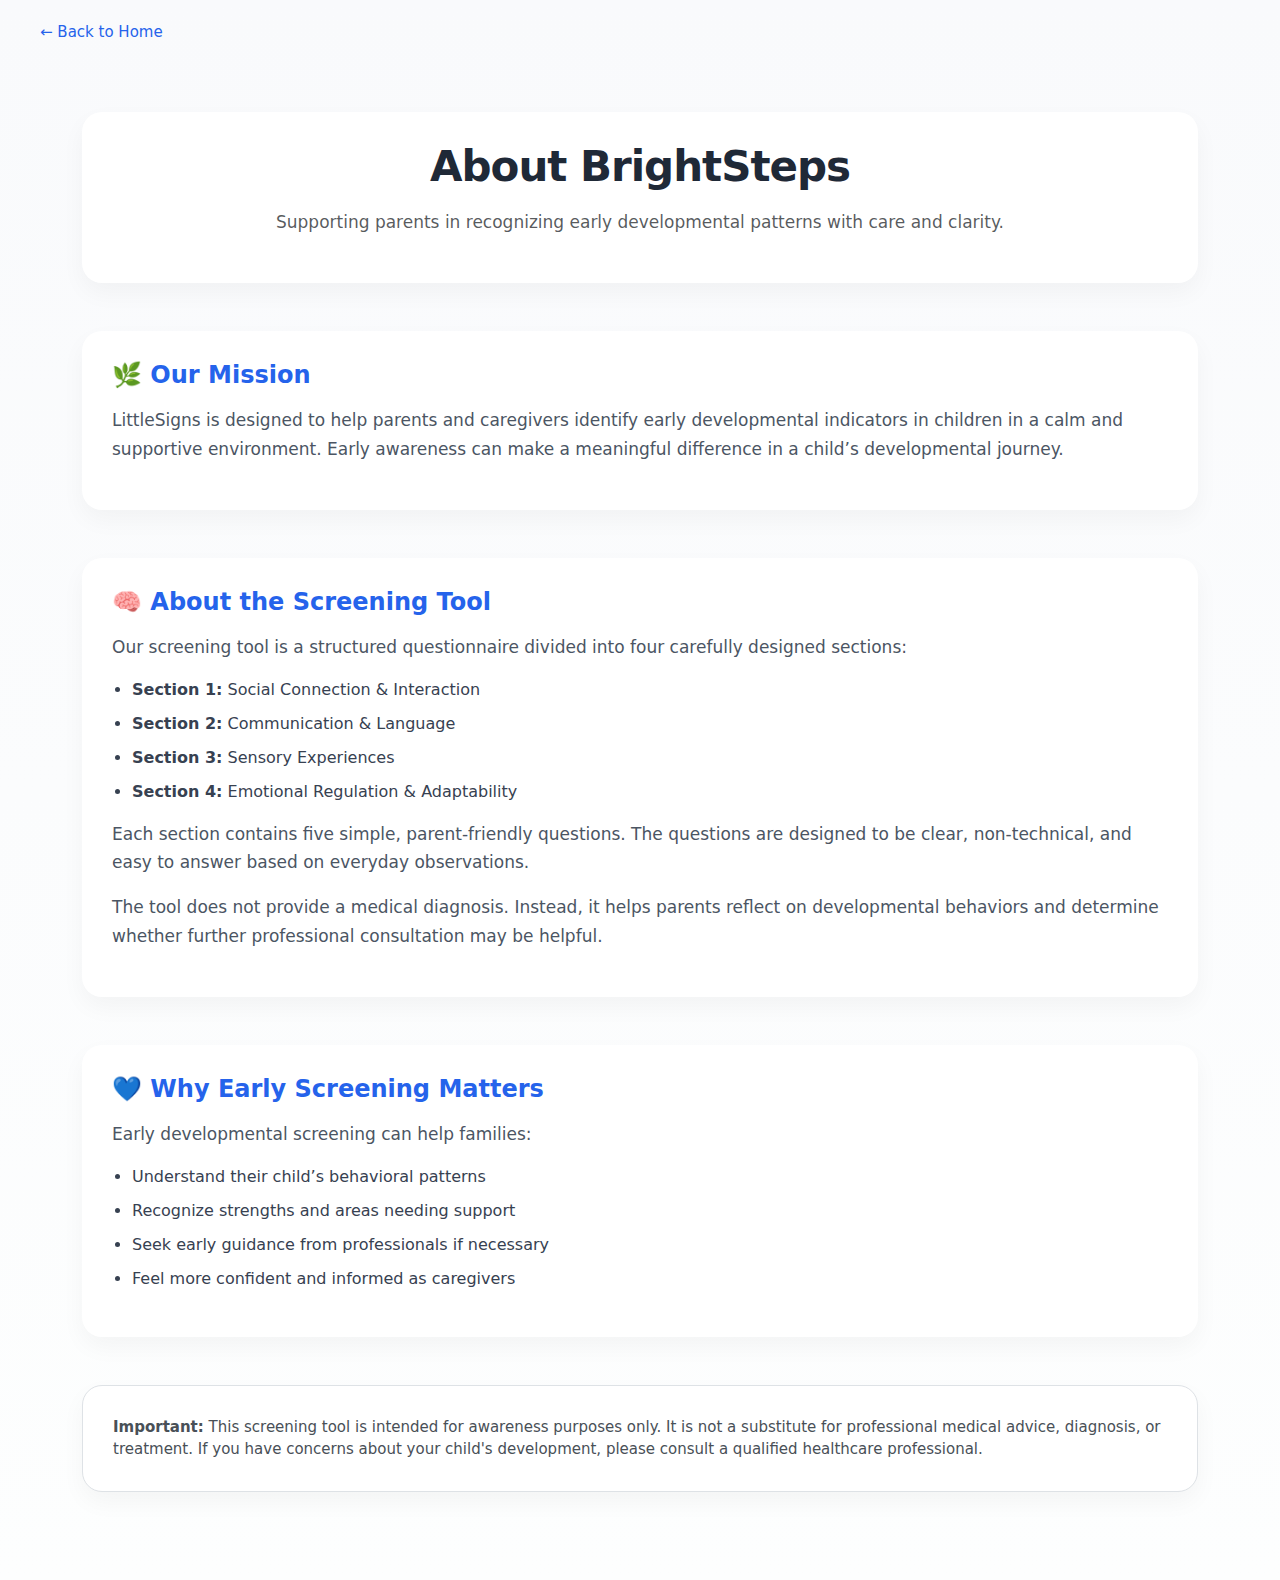
<file: Frontend/about.html>
<!DOCTYPE html>
<html lang="en">
<head>
    <meta charset="UTF-8">
    <title>About | LittleSigns</title>
    <meta name="viewport" content="width=device-width, initial-scale=1">

    <!-- Bootstrap -->
    <link href="https://cdn.jsdelivr.net/npm/bootstrap@5.3.2/dist/css/bootstrap.min.css" rel="stylesheet">
    <style>
        body {
    background: linear-gradient(to bottom, #f9fafc, #fdfefe);
}

.about-top-bar {
    padding: 20px 40px;
}

.back-home-btn {
    text-decoration: none;
    color: #2563eb;
    font-weight: 500;
    font-size: 15px;
    transition: 0.3s ease;
}

.back-home-btn:hover {
    color: #2563eb;
    text-decoration: underline;
}

.container h1 {
    font-size: 42px;
    color: #1f2937;
    letter-spacing: -1px;
}

.container h3 {
    font-size: 24px;
    color: #2563eb;
    margin-bottom: 15px;
}

.container p {
    color: #4b5563;
    font-size: 17px;
    line-height: 1.7;
}

.container ul {
    padding-left: 20px;
}

.container ul li {
    margin-bottom: 10px;
    color: #374151;
    font-size: 16px;
}

.container > div {
    background: #ffffff;
    padding: 30px;
    border-radius: 20px;
    box-shadow: 0 10px 25px rgba(0,0,0,0.04);
    margin-bottom: 40px;
    transition: 0.3s ease;
}

.container > div:hover {
    transform: translateY(-3px);
    box-shadow: 0 15px 35px rgba(0,0,0,0.06);
}

/* Disclaimer Box */
.alert {
    background: linear-gradient(135deg, #eef2ff, #fce7f3);
    border: none;
    border-radius: 15px;
    font-size: 15px;
}

/* Responsive Improvements */
@media (max-width: 768px) {
    .container h1 {
        font-size: 32px;
    }
}
    </style>
</head>

<body>

<div class="about-top-bar">
    <a href="index.html" class="back-home-btn">
        ← Back to Home
    </a>
</div>

<div class="container py-5">

    <div class="text-center mb-5">
        <h1 class="fw-bold">About BrightSteps</h1>
        <p class="text-muted mt-3">
            Supporting parents in recognizing early developmental patterns with care and clarity.
        </p>
    </div>

    <!-- Mission Section -->
    <div class="mb-5">
        <h3 class="fw-semibold">🌿 Our Mission</h3>
        <p class="mt-3">
            LittleSigns is designed to help parents and caregivers identify early developmental
            indicators in children in a calm and supportive environment. Early awareness can
            make a meaningful difference in a child’s developmental journey.
        </p>
    </div>

    <!-- About Screening Tool -->
    <div class="mb-5">
        <h3 class="fw-semibold">🧠 About the Screening Tool</h3>
        <p class="mt-3">
            Our screening tool is a structured questionnaire divided into four carefully designed sections:
        </p>

        <ul class="mt-3">
            <li><strong>Section 1:</strong> Social Connection & Interaction</li>
            <li><strong>Section 2:</strong> Communication & Language</li>
            <li><strong>Section 3:</strong> Sensory Experiences</li>
            <li><strong>Section 4:</strong> Emotional Regulation & Adaptability</li>
        </ul>

        <p class="mt-3">
            Each section contains five simple, parent-friendly questions. The questions are designed
            to be clear, non-technical, and easy to answer based on everyday observations.
        </p>

        <p>
            The tool does not provide a medical diagnosis. Instead, it helps parents reflect on
            developmental behaviors and determine whether further professional consultation
            may be helpful.
        </p>
    </div>

    <!-- Why It Matters -->
    <div class="mb-5">
        <h3 class="fw-semibold">💙 Why Early Screening Matters</h3>
        <p class="mt-3">
            Early developmental screening can help families:
        </p>

        <ul>
            <li>Understand their child’s behavioral patterns</li>
            <li>Recognize strengths and areas needing support</li>
            <li>Seek early guidance from professionals if necessary</li>
            <li>Feel more confident and informed as caregivers</li>
        </ul>
    </div>

    <!-- Disclaimer -->
    <div class="alert alert-light border">
        <strong>Important:</strong> This screening tool is intended for awareness purposes only.
        It is not a substitute for professional medical advice, diagnosis, or treatment.
        If you have concerns about your child's development, please consult a qualified healthcare professional.
    </div>

</div>

</body>
</html>
</file>
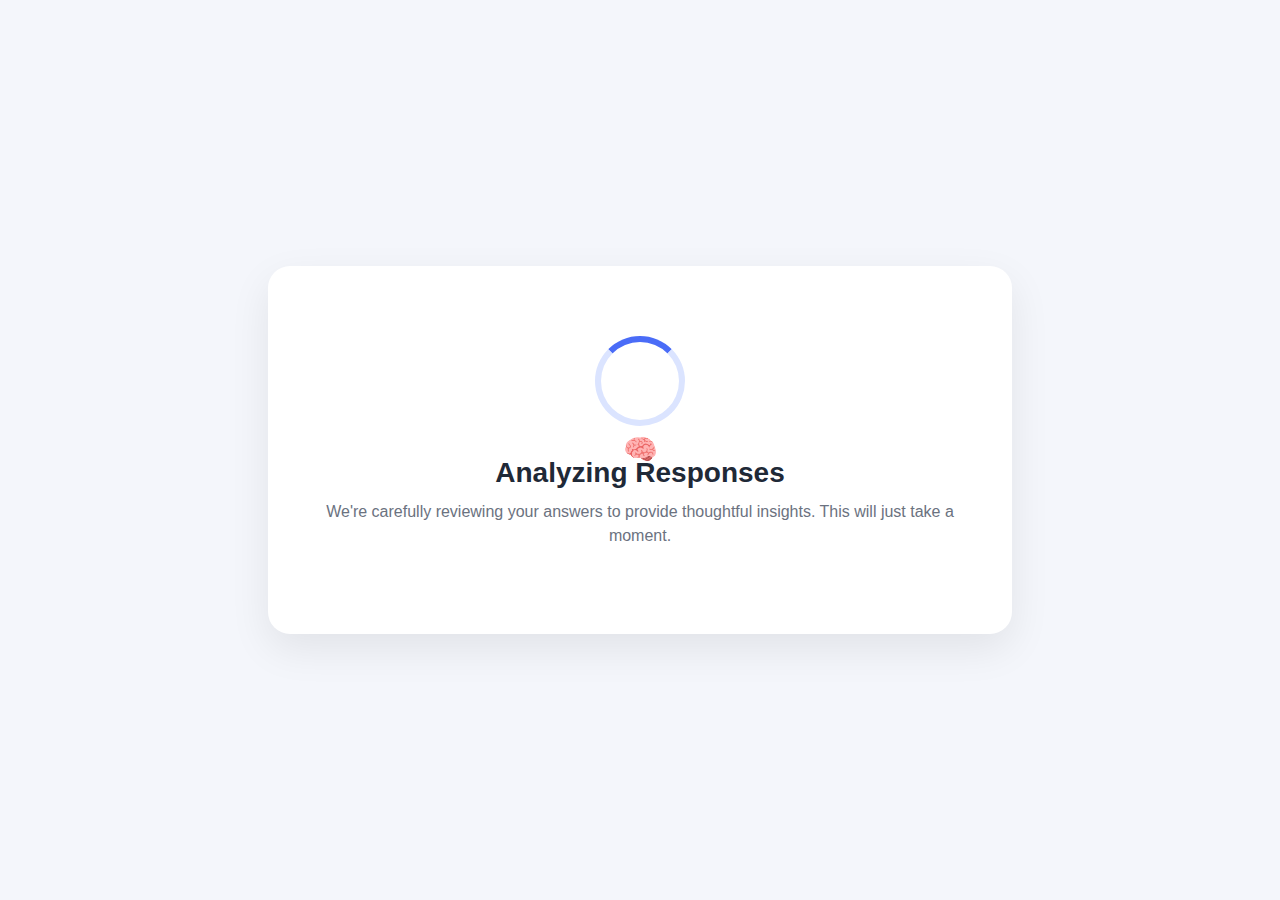
<file: Frontend/analyzer.html>
<!DOCTYPE html>
<html lang="en">
<head>
<meta charset="UTF-8">
<meta name="viewport" content="width=device-width, initial-scale=1.0">
<title>Neuraya - Analyzing Responses</title>

<link href="https://cdn.jsdelivr.net/npm/bootstrap@5.3.2/dist/css/bootstrap.min.css" rel="stylesheet">

<style>
body {
    background: #f4f6fb;
    font-family: 'Segoe UI', sans-serif;
}

/* Card */
.analysis-card {
    background: white;
    border-radius: 22px;
    padding: 70px 40px;
    box-shadow: 0 15px 40px rgba(0,0,0,0.08);
    text-align: center;
}

/* Loader circle */
.loader-circle {
    width: 90px;
    height: 90px;
    border-radius: 50%;
    border: 6px solid #dbe4ff;
    border-top: 6px solid #4a6cf7;
    margin: 0 auto 30px auto;
    animation: spin 1s linear infinite;
}

/* Optional brain icon inside */
.loader-circle::after {
    content: "🧠";
    font-size: 28px;
    position: absolute;
    transform: translate(-50%, -50%);
    top: 50%;
    left: 50%;
}

/* Spin animation */
@keyframes spin {
    0% { transform: rotate(0deg); }
    100% { transform: rotate(360deg); }
}

.analysis-title {
    font-size: 28px;
    font-weight: 700;
    color: #1f2937;
}

.analysis-text {
    font-size: 16px;
    color: #6b7280;
    margin-top: 10px;
}
</style>
</head>
<body>

<div class="container d-flex justify-content-center align-items-center vh-100">

    <div class="analysis-card col-md-8">

        <div class="loader-circle"></div>

        <h2 class="analysis-title">Analyzing Responses</h2>

        <p class="analysis-text">
            We're carefully reviewing your answers to provide thoughtful insights. This will just take a moment.
        </p>

    </div>

</div>

<script>
// Stay for 3 seconds then redirect
setTimeout(function() {
    window.location.href = "report.html";
}, 3000);
</script>

</body>
</html>
</file>
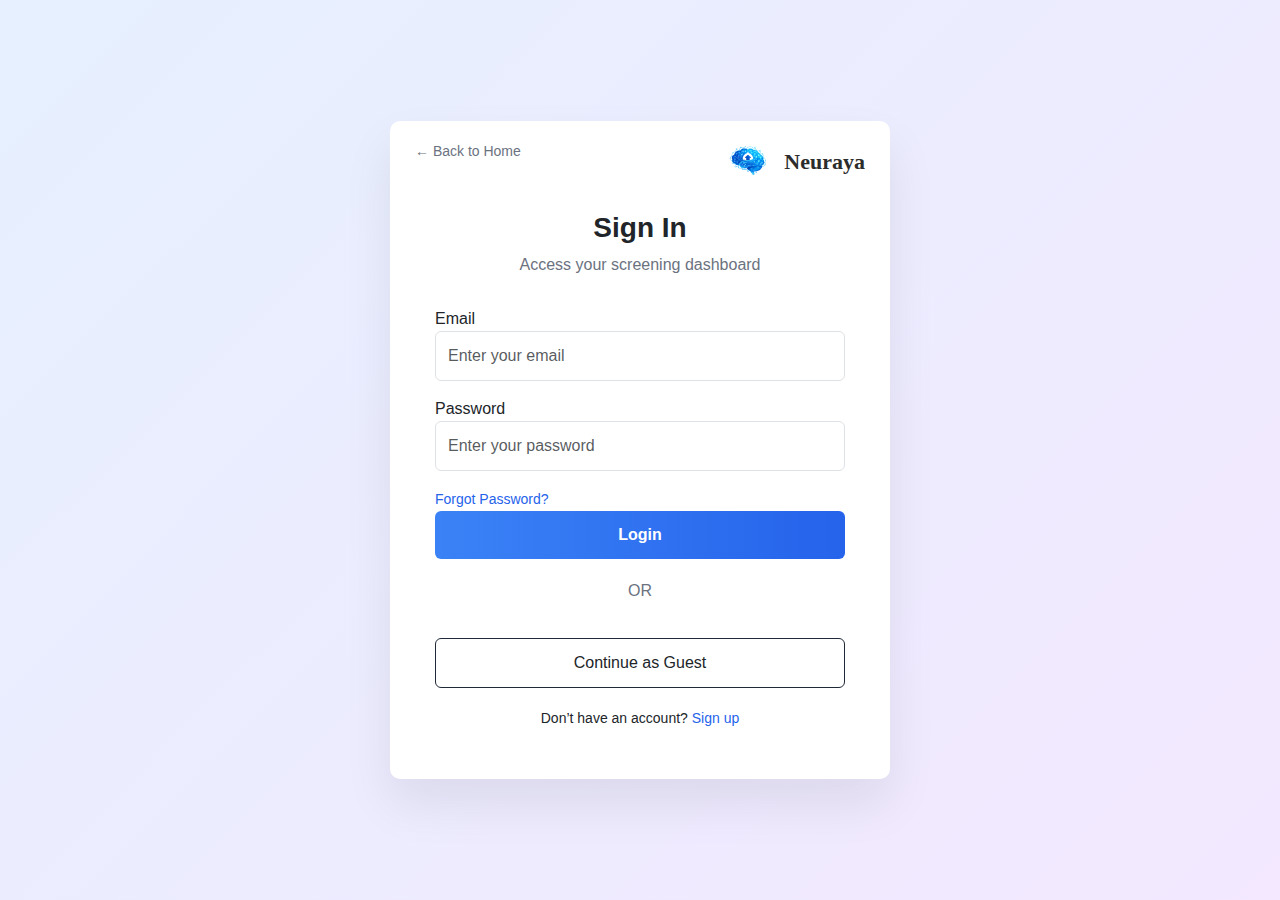
<file: Frontend/childinfo.html>
<!DOCTYPE html>
<html lang="en">
<head>
    <meta charset="UTF-8">
    <title>Child Profile | BrightSteps</title>
    <meta name="viewport" content="width=device-width, initial-scale=1">

    <link href="https://cdn.jsdelivr.net/npm/bootstrap@5.3.2/dist/css/bootstrap.min.css" rel="stylesheet">
</head>
<style>
    /* SCREENING PAGE */
.screening-body {
    background: linear-gradient(135deg, #eef2ff, #f8f9ff);
    font-family: 'Segoe UI', sans-serif;
}

.top-bar {
    font-size: 14px;
}

/* Top Header Layout */
.top-header {
    display: flex;
    justify-content: space-between;
    align-items: center;
    margin-bottom: 50px;
}

/* Back Button */
.back-home {
    text-decoration: none;
    font-weight: 500;
    color: #2563eb;
    transition: 0.3s ease;
}

.back-home:hover {
    color: #1a46a5;
    transform: translateX(-3px);
}

/* Brand */
.brand-box {
    display: flex;
    align-items: center;
    font-weight: 700;
    font-size: 22px;
    font-family: 'Allura', cursive;
}

.logo-img {
    height: 32px;
    width: auto;
}

/* Title */
.main-title {
    font-size: 32px;
    font-weight: 700;
    color: #1e293b;
}

.brain-icon {
    font-size: 38px;
    background: white;
    padding: 12px;
    border-radius: 16px;
    box-shadow: 0 8px 20px rgba(0,0,0,0.05);
}

/* Card */
.screening-card {
    background: white;
    padding: 40px;
    border-radius: 20px;
    box-shadow: 0 20px 40px rgba(0, 0, 0, 0.05);
}

/* Section Title */
.section-title {
    font-size: 22px;
    color: #111827;
}

/* Inputs */
.custom-input {
    border-radius: 12px;
    padding: 12px 14px;
    border: 1px solid #e5e7eb;
    transition: 0.3s ease;
}

.custom-input:focus {
    border-color: #4f46e5;
    box-shadow: 0 0 0 3px rgba(79, 70, 229, 0.1);
}

/* Radio Buttons */
.radio-box {
    background: #f9fafb;
    padding: 10px 18px;
    border-radius: 10px;
    border: 1px solid #e5e7eb;
    cursor: pointer;
    transition: 0.2s ease;
}

.radio-box:hover {
    background: #eef2ff;
    border-color: #4f46e5;
}

/* Continue Button */
.continue-btn {
    background: linear-gradient(90deg, #3b82f6, #2563eb);
    border: none;
    border-radius: 14px;
    padding: 12px 28px;
    font-weight: 600;
    color: white;
    transition: 0.3s ease;
}

.continue-btn:hover {
    transform: translateY(-2px);
    box-shadow: 0 10px 20px rgba(79, 70, 229, 0.25);
}
</style>
<body class="screening-body">

<div class="container py-5">

    <div class="top-header">

    <a href="login.html" class="back-home">← Go Back</a>

    <div class="brand-box">
        <img src="image/logo.png" class="logo-img">
        <span class="brand-text">BrightSteps</span>
    </div>
    </div>

    <!-- Header -->
    <div class="d-flex align-items-center mb-4">
        <div class="brain-icon me-3">🧠</div>
        <div>
            <h2 class="main-title mb-0">Screening Tool</h2>
            <small class="text-muted">Step 1: Child Information</small>
        </div>
    </div>

    <!-- Card -->
    <div class="screening-card">

        <h4 class="fw-bold mb-4 section-title">Child Information</h4>

        <form onsubmit="goNextStep(); return false;">

            <div class="row">
                <div class="col-md-6 mb-4">
                    <label class="form-label">Child's Name</label>
                    <input type="text" id="childName" class="form-control custom-input" placeholder="Child 1">
                </div>

                <div class="col-md-6 mb-4">
    <label class="form-label">Date of Birth</label>
    <input type="date" id="childDOB" class="form-control custom-input">
               </div>

               <div class="mb-4">
                 <label class="form-label">Gender</label>
                   <div class="d-flex gap-4 mt-2">
                     <label class="radio-box">
                       <input type="radio" name="gender" value="Male"> Male
                     </label>
                     <label class="radio-box">
                       <input type="radio" name="gender" value="Female"> Female
                     </label>
                    <label class="radio-box">
                     <input type="radio" name="gender" value="Other"> Other
                    </label>
                   </div>
              </div>

            </div>

            <div class="mb-4">
                <label class="form-label">Is there a family history of ASD?</label>
                <div class="d-flex gap-4 mt-2">
                    <label class="radio-box">
                        <input type="radio" name="asd" value="Yes"> Yes
                    </label>
                    <label class="radio-box">
                        <input type="radio" name="asd" value="No"> No
                    </label>
                </div>
            </div>

            <div class="mb-5">
                <label class="form-label">Your Relationship to Child</label>
                <select id="relationship" class="form-select custom-input">
                    <option value="">Select relationship</option>
                    <option>Mother</option>
                    <option>Father</option>
                    <option>Guardian</option>
                    <option>Sibling</option>
                    <option>Teacher</option>
                    <option>Doctor</option>
                </select>
            </div>

            <div class="text-end">
                <button type="submit" class="btn continue-btn px-5">
                    Continue →
                </button>
            </div>

        </form>

    </div>
</div>

<script src="script.js"></script>
</body>
</html>
</file>
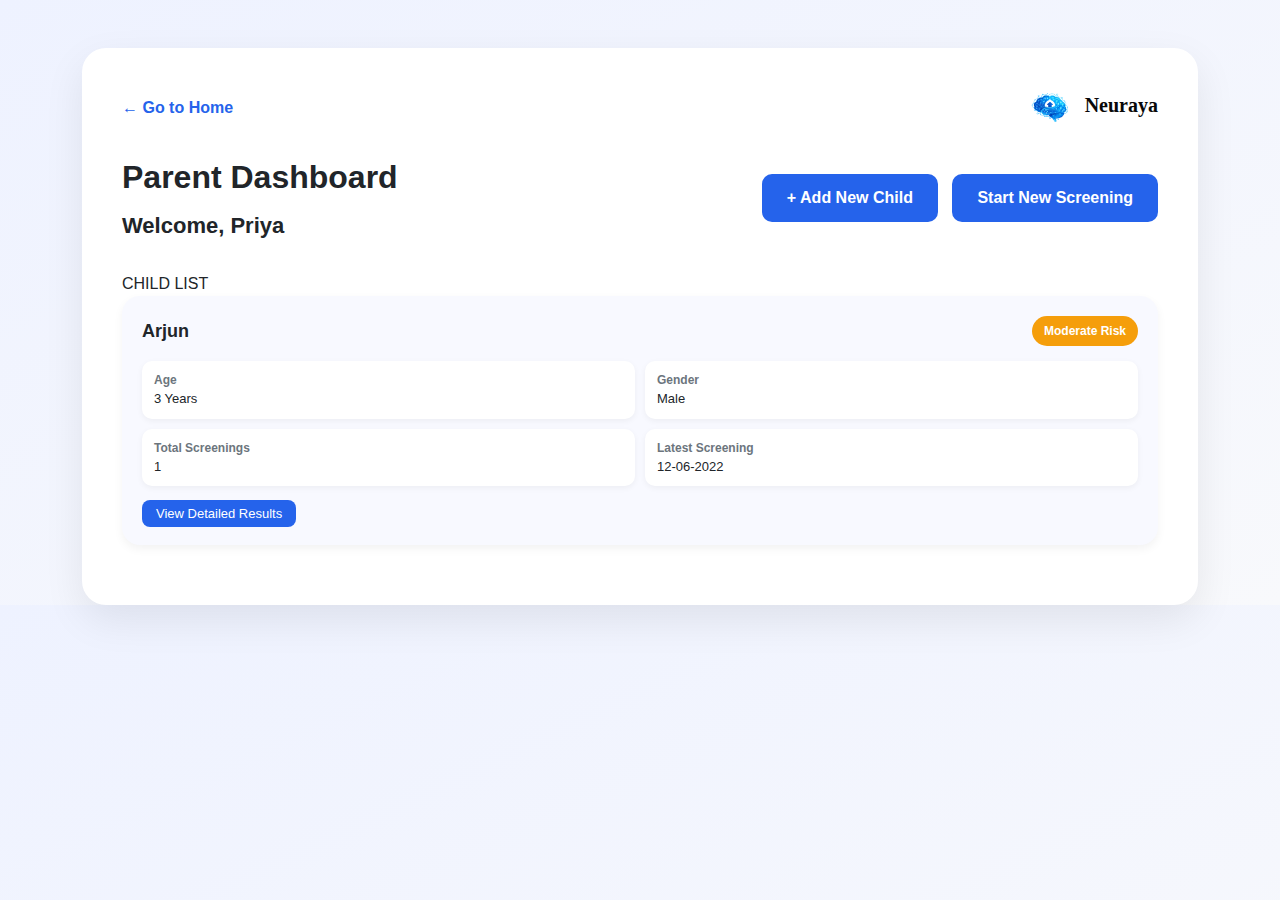
<file: Frontend/dashboard.html>
<!DOCTYPE html>
<html lang="en">
<head>
<meta charset="UTF-8">
<meta name="viewport" content="width=device-width, initial-scale=1.0">
<title>Parent Dashboard</title>

<link href="https://cdn.jsdelivr.net/npm/bootstrap@5.3.2/dist/css/bootstrap.min.css" rel="stylesheet">

<style>

/* Background */
body{
    background: linear-gradient(to bottom right,#eef2ff,#f8f9fc);
    font-family: 'Segoe UI', sans-serif;
}

/* Top Bar */
.top-bar{
    display:flex;
    justify-content:space-between;
    align-items:center;
    margin-bottom:25px;
}

.logo-img {
    height: 40px;
    width: auto;
    object-fit: contain;
}

.brand-text{
    font-weight:700;
    font-size:20px;
    color:#080808;
    font-family: 'Allura', cursive;
}

.home-link{
    text-decoration:none;
    font-weight:600;
    color:#2563eb;
}

.home-link:hover{
    text-decoration:underline;
}

/* Dashboard Title */
.dashboard-title{
    font-size:32px;  
    font-weight:800;
    margin-bottom:8px;
}

/* Main Card */
.dashboard-card{
    background:white;
    border-radius:24px;
    padding:40px;
    box-shadow:0 15px 40px rgba(0,0,0,0.08);
}

/* Header */
.dashboard-header{
    display:flex;
    justify-content:space-between;
    align-items:center;
    margin-bottom:30px;
}

.parent-name{
    font-size:22px;
    font-weight:700;
}

/* Blue Action Buttons */
.primary-action-btn{
    background:#2563eb;
    color:white;
    padding:12px 25px;
    border-radius:10px;
    text-decoration:none;
    font-weight:600;
    margin-left:10px;
    display:inline-block;
    transition:0.3s;
}

.primary-action-btn:hover{
    background:#1e4fd8;
    transform:translateY(-2px);
    box-shadow:0 6px 14px rgba(37,99,235,0.25);
    color:white;
}

/* Child Card */
.child-card{
    background:#f8f9ff;
    border-radius:18px;
    padding:20px;
    margin-bottom:20px;
    box-shadow:0 4px 10px rgba(0,0,0,0.05);
}

.child-header{
    display:flex;
    justify-content:space-between;
    align-items:center;
    margin-bottom:15px;
}

.child-name{
    font-size:18px;
    font-weight:700;
}

.child-meta{
    display:grid;
    grid-template-columns:repeat(2,1fr);
    gap:10px;
    margin-bottom:15px;
}

.meta-box{
    background:white;
    padding:10px 12px;
    border-radius:10px;
    font-size:13px;
    box-shadow:0 2px 6px rgba(0,0,0,0.05);
}

.meta-box strong{
    display:block;
    font-size:12px;
    color:#6c757d;
}

/* Risk Badge */
.risk-badge{
    padding:6px 12px;
    border-radius:20px;
    font-size:12px;
    font-weight:600;
    color:white;
}

/* View Details Button */
.view-btn{
    background:#2563eb;
    color:white;
    padding:6px 14px;
    border-radius:8px;
    text-decoration:none;
    font-size:13px;
}

.view-btn:hover{
    background:#1e4fd8;
    color:white;
}

/* Detail Section */
.detail-section{
    background:white;
    padding:20px;
    border-radius:12px;
    margin-top:15px;
    display:none;
    box-shadow:0 4px 12px rgba(0,0,0,0.05);
}

/* Screening Table */
table{
    width:100%;
    margin-top:15px;
}

table th{
    background:#f1f5ff;
    padding:8px;
    font-size:13px;
}

table td{
    padding:8px;
    font-size:13px;
}

</style>
</head>
<body>

<div class="container mt-5">

<div class="dashboard-card">

    <!-- TOP NAV BAR -->
<div class="top-bar">
    <a href="index.html" class="home-link">
        ← Go to Home
    </a>

    <div class="brand-box">
        <img src="image/logo.png" class="logo-img">
                
            <span class="brand-text">Neuraya</span>
    </div>
</div>

<!-- DASHBOARD TITLE + ACTIONS -->
<div class="dashboard-header">
    <div>
        <div class="dashboard-title">Parent Dashboard</div>
        <div class="parent-name">
            Welcome, <span id="parentName">Priya</span>
        </div>
    </div>

    <div>
        <a href="add-child.html" class="primary-action-btn">+ Add New Child</a>
        <a href="screening.html" class="primary-action-btn">Start New Screening</a>
    </div>
</div>

    CHILD LIST
    <div id="childContainer"></div>
       <div class="child-card">

    <div class="child-header">
        <div class="child-name">Arjun</div>
        <span class="risk-badge" style="background:#f59e0b;">Moderate Risk</span>
    </div>

    <div class="child-meta">
        <div class="meta-box">
            <strong>Age</strong>
            3 Years
        </div>

        <div class="meta-box">
            <strong>Gender</strong>
            Male
        </div>

        <div class="meta-box">
            <strong>Total Screenings</strong>
            1
        </div>

        <div class="meta-box">
            <strong>Latest Screening</strong>
            12-06-2022
        </div>
    </div>

    <a href="#" class="view-btn" onclick="toggleDetails()">View Detailed Results</a>

    <!-- DETAIL SECTION -->
    <div class="detail-section" id="detailSection">

        <h6><strong>Overall Risk: 62%</strong></h6>

        <div class="mt-3">
            <strong>Domain Breakdown:</strong>
            <ul>
                <li>Social Interaction: 55%</li>
                <li>Communication: 60%</li>
                <li>Behavior Patterns: 70%</li>
                <li>Sensory Response: 63%</li>
            </ul>
        </div>

        <div class="mt-3">
            <strong>Screening History:</strong>

            <table class="table table-bordered mt-2">
                <thead>
                    <tr>
                        <th>Date</th>
                        <th>Risk %</th>
                    </tr>
                </thead>
                <tbody>
                    <tr>
                        <td>24-06-2026</td>
                        <td>62%</td>
                    </tr>
                    <tr>
                        <td>10-01-2025</td>
                        <td>58%</td>
                    </tr>
                    <tr>
                        <td>01-07-2024</td>
                        <td>50%</td>
                    </tr>
                </tbody>
            </table>
        </div>

    </div>

</div>

</div>
</div>

<script>

const API_BASE = "http://localhost:8080"; // change if needed

async function loadChildren() {
    try {

        const token = localStorage.getItem("token");

        const response = await fetch(`${API_BASE}/children`, {
            headers: {
                "Authorization": "Bearer " + token
            }
        });

        const children = await response.json();

        const container = document.getElementById("childContainer");
        container.innerHTML = "";

        for (const child of children) {

            // Get latest screening
            const screeningRes = await fetch(`${API_BASE}/screenings/latest/${child.id}`, {
                headers: {
                    "Authorization": "Bearer " + token
                }
            });

            const screening = await screeningRes.json();

            const riskInfo = getRiskLevel(screening.probability);

            container.innerHTML += `
                <div class="child-card">
                    <div class="child-header">
                        <div class="child-name">${child.name}</div>
                        <span class="risk-badge" style="background:${riskInfo.color}">
                            ${riskInfo.text} Risk
                        </span>
                    </div>

                    <div class="child-meta">
                        <div class="meta-box">
                            <strong>Age</strong>
                            ${child.age}
                        </div>
                        <div class="meta-box">
                            <strong>Gender</strong>
                            ${child.gender}
                        </div>
                        <div class="meta-box">
                            <strong>Total Screenings</strong>
                            ${screening.totalScreenings}
                        </div>
                        <div class="meta-box">
                            <strong>Latest Screening</strong>
                            ${screening.date}
                        </div>
                    </div>

                    <a href="#" class="view-btn" onclick="toggleDetail(${child.id})">
                        View Detailed Results
                    </a>

                    <div class="detail-section" id="detail-${child.id}">
                        <h6><strong>Overall Risk:</strong> ${screening.probability}%</h6>

                        <div class="mt-3">
                            <strong>Domain Breakdown:</strong>
                            <ul>
                                <li>Social Interaction: ${screening.breakdown.social}%</li>
                                <li>Communication: ${screening.breakdown.communication}%</li>
                                <li>Behavior Patterns: ${screening.breakdown.behavior}%</li>
                                <li>Sensory Response: ${screening.breakdown.sensory}%</li>
                            </ul>
                        </div>

                        <div class="mt-3">
                            <strong>Screening History:</strong>
                            <table class="table table-bordered">
                                <thead>
                                    <tr>
                                        <th>Date</th>
                                        <th>Risk %</th>
                                    </tr>
                                </thead>
                                <tbody>
                                    ${screening.history.map(h => `
                                        <tr>
                                            <td>${h.date}</td>
                                            <td>${h.risk}%</td>
                                        </tr>
                                    `).join("")}
                                </tbody>
                            </table>
                        </div>
                    </div>

                </div>
            `;
        }

    } catch (error) {
        console.error("Error loading children:", error);
    }
}

function getRiskLevel(risk){
    if(risk<=25) return {text:"Low",color:"green"};
    if(risk<=50) return {text:"Mild",color:"#eab308"};
    if(risk<=75) return {text:"Moderate",color:"orange"};
    return {text:"High",color:"red"};
}

function toggleDetail(id){
    let section = document.getElementById("detail-"+id);
    section.style.display = section.style.display === "block" ? "none" : "block";
}

loadChildren();

</script>

</body>
</html>
</file>
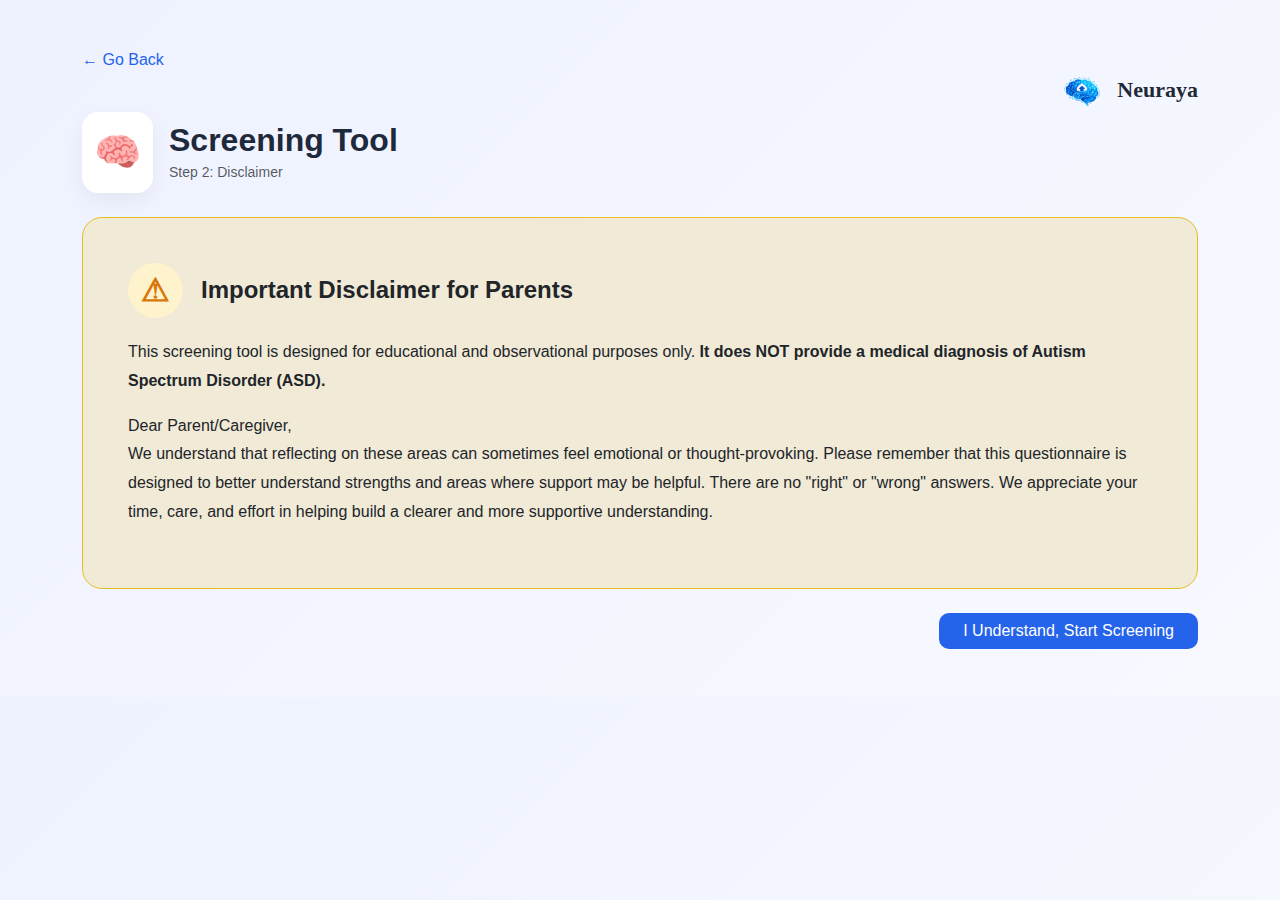
<file: Frontend/disclaimer.html>
<!DOCTYPE html>
<html lang="en">
<head>
    <meta charset="UTF-8">
    <title>Disclaimer | Neuraya</title>
    <meta name="viewport" content="width=device-width, initial-scale=1">

    <link href="https://cdn.jsdelivr.net/npm/bootstrap@5.3.2/dist/css/bootstrap.min.css" rel="stylesheet">
</head>

<style>
/* DISCLAIMER BOX */
.screening-body {
    background: linear-gradient(135deg, #eef2ff, #f8f9ff);
    font-family: 'Segoe UI', sans-serif;
}

/* Back Button */
.back-home {
    text-decoration: none;
    font-weight: 500;
    color: #2563eb;
    transition: 0.3s ease;
}

.back-home:hover {
    color: #1a46a5;
    transform: translateX(-3px);
}

/* Brand Top */
.brand-box{
    text-align: right;
    align-items: center;
    font-weight: 700;
    font-size: 22px;
    font-family: 'Allura', cursive;
}
.brand-top {
    display: flex;
    align-items: center;
    gap: 10px;
}

.logo-img {
    height: 40px;
    width: auto;
}

.brand-text {
    font-size: 22px;
    font-weight: 700;
    color: #1f2937;
    font-family: 'Allura', cursive;
}

.main-title {
    font-size: 32px;
    font-weight: 700;
    color: #1e293b;
}

.brain-icon {
    font-size: 38px;
    background: white;
    padding: 12px;
    border-radius: 16px;
    box-shadow: 0 8px 20px rgba(0,0,0,0.05);
}

.disclaimer-title {
    display: flex;
    align-items: center;
    gap: 18px;
    margin-bottom: 20px;
}

.disclaimer-icon {
    font-size: 32px;            
    width: 55px;
    height: 55px;
    display: flex;
    align-items: center;
    justify-content: center;
    background-color: #fff3cd;   
    color: #d97706;             
    border-radius: 50%;
    font-weight: bold;
}

.disclaimer-box {
    background: #f1ead7;
    border: 1px solid #e6be1f;
    padding: 45px;
    border-radius: 20px;
    max-width: 2000px;
    width: 100%;
    line-height: 1.8;
}

/* Title Row */
.disclaimer.title {
    font-size: 32px;
    font-weight: 700;
    color: #1e293b;
}

/* Blue Button */
.start-btn {
    background: #2563eb;
    color: white;
    border: none;
    border-radius: 10px;
    font-weight: 500;
    transition: 0.3s ease;
}

.start-btn:hover {
    background: #1d4ed8;
}

</style>
<body class="screening-body">

<div class="container py-5">

    <div class="page-header">

    <a href="childinfo.html" class="back-home">← Go Back</a>

    <div class="brand-box">
        <img src="image/logo.png" class="logo-img">
        <span class="brand-text">Neuraya</span>
    </div>

    <div class="d-flex align-items-center mb-4">
        <div class="brain-icon me-3">🧠</div>
        <div>
            <h2 class="main-title mb-0">Screening Tool</h2>
            <small class="text-muted">Step 2: Disclaimer</small>
        </div>
    </div>

</div>
    <!-- Centered Disclaimer -->
    <div class="disclaimer-center">

        <div class="disclaimer-box">

            <div class="disclaimer-title">
    <div class="disclaimer-icon">
        ⚠
    </div>
    <h4 class="fw-bold mb-0">
        Important Disclaimer for Parents
    </h4>
</div>

            <p class="mt-3">
                This screening tool is designed for educational and observational purposes only.
                <strong>It does NOT provide a medical diagnosis of Autism Spectrum Disorder (ASD).</strong>
            </p>

            <p>
                Dear Parent/Caregiver,<br>
                We understand that reflecting on these areas can sometimes feel emotional or thought-provoking.
                Please remember that this questionnaire is designed to better understand strengths and
                areas where support may be helpful. There are no "right" or "wrong" answers. 
                We appreciate your time, care, and effort in helping build a clearer and more supportive understanding.
            </p>

        </div>

    </div>

    <!-- Bottom Buttons -->
    <div class="d-flex justify-content-between mt-4">
       
        <a href="childinfo.html" >
            <!-- ← Go Back -->
        </a>

        <button onclick="startScreening()" class="btn start-btn px-4">
            I Understand, Start Screening
        </button>

    </div>

</div>

<script src="script.js"></script>
</body>
</html>
</file>
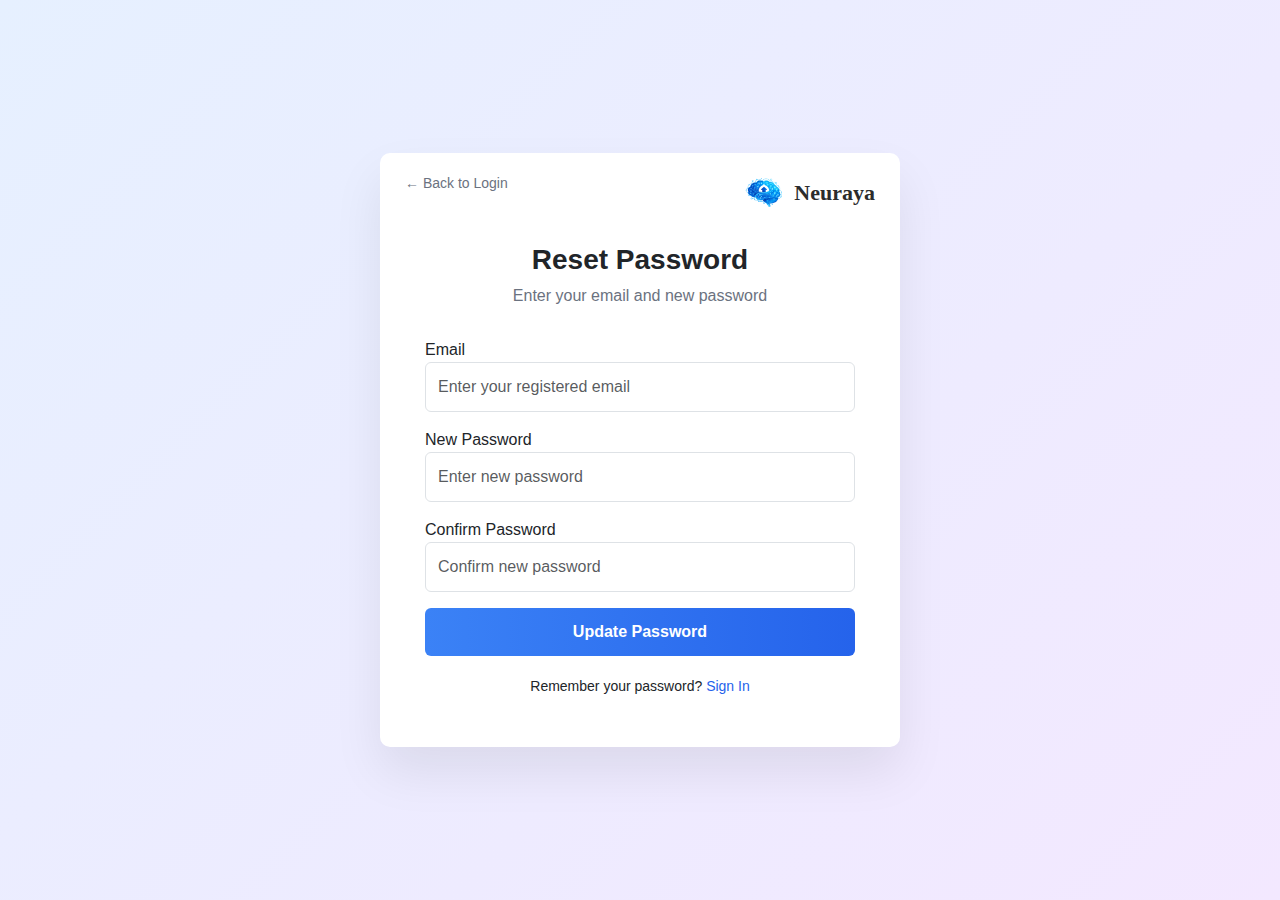
<file: Frontend/forgotpassword.html>
<!DOCTYPE html>
<html lang="en">
<head>
<meta charset="UTF-8">
<title>Reset Password | Neuraya</title>
<meta name="viewport" content="width=device-width, initial-scale=1">

<link href="https://cdn.jsdelivr.net/npm/bootstrap@5.3.2/dist/css/bootstrap.min.css" rel="stylesheet">

<style>

body {
    background: linear-gradient(135deg, #e6f0ff, #f3e8ff);
    font-family: 'Segoe UI', sans-serif;
    height: 100vh;
    display: flex;
    align-items: center;
    justify-content: center;
}

.reset-container {
    background: #ffffff;
    width: 520px;
    padding: 50px 45px;
    border-radius: 10px;
    box-shadow: 0 25px 50px rgba(0,0,0,0.08);
    position: relative;
}

.brand-box {
    position: absolute;
    top: 20px;
    right: 25px;
    font-weight: 700;
    font-size: 22px;
    display: flex;
    align-items: center;
}

.logo-img {
    height: 40px;
    width: auto;
    object-fit: contain;
}

.brand-text {
    font-weight: 600;
    font-size: 22px;
    font-family: 'Allura', cursive;
    color: #2c2c2c;
}

.back-home {
    position: absolute;
    top: 20px;
    left: 25px;
    font-size: 14px;
    text-decoration: none;
    color: #6b7280;
}

.back-home:hover {
    color: #2563eb;
}

.title {
    font-weight: 700;
    margin-top: 40px;
}

.subtitle {
    color: #6b7280;
    margin-bottom: 30px;
}

.form-control {
    padding: 12px;
    border-radius: 6px;
}

.reset-btn {
    background: linear-gradient(90deg, #3b82f6, #2563eb);
    border: none;
    padding: 12px;
    border-radius: 6px;
    font-weight: 600;
    color: white;
}

.reset-btn:hover {
    opacity: 0.9;
}

.message {
    font-size: 14px;
    margin-top: 8px;
}

.bottom-links {
    text-align: center;
    margin-top: 20px;
    font-size: 14px;
}

</style>
</head>

<body>

<div class="reset-container">

    <a href="login.html" class="back-home">← Back to Login</a>

    <div class="brand-box">
        <img src="image/logo.png" class="logo-img">
        <span class="brand-text">Neuraya</span>
    </div>

    <h3 class="title text-center">Reset Password</h3>
    <p class="subtitle text-center">Enter your email and new password</p>

    <form onsubmit="resetPasswordPage(); return false;">

        <div class="mb-3">
            <label>Email</label>
            <input type="text" id="resetEmail" class="form-control" placeholder="Enter your registered email">
        </div>

        <div class="mb-3">
            <label>New Password</label>
            <input type="password" id="newPassword" class="form-control" placeholder="Enter new password">
        </div>

        <div class="mb-3">
            <label>Confirm Password</label>
            <input type="password" id="confirmPassword" class="form-control" placeholder="Confirm new password">
            <div id="resetMsg" class="message text-danger"></div>
        </div>

        <button type="submit" class="btn reset-btn w-100">
            Update Password
        </button>

    </form>

    <div class="bottom-links">
        Remember your password?
        <a href="login.html" style="color:#2563eb; text-decoration:none;">
            Sign In
        </a>
    </div>

</div>

<script src="script.js"></script>
</body>
</html>
</file>
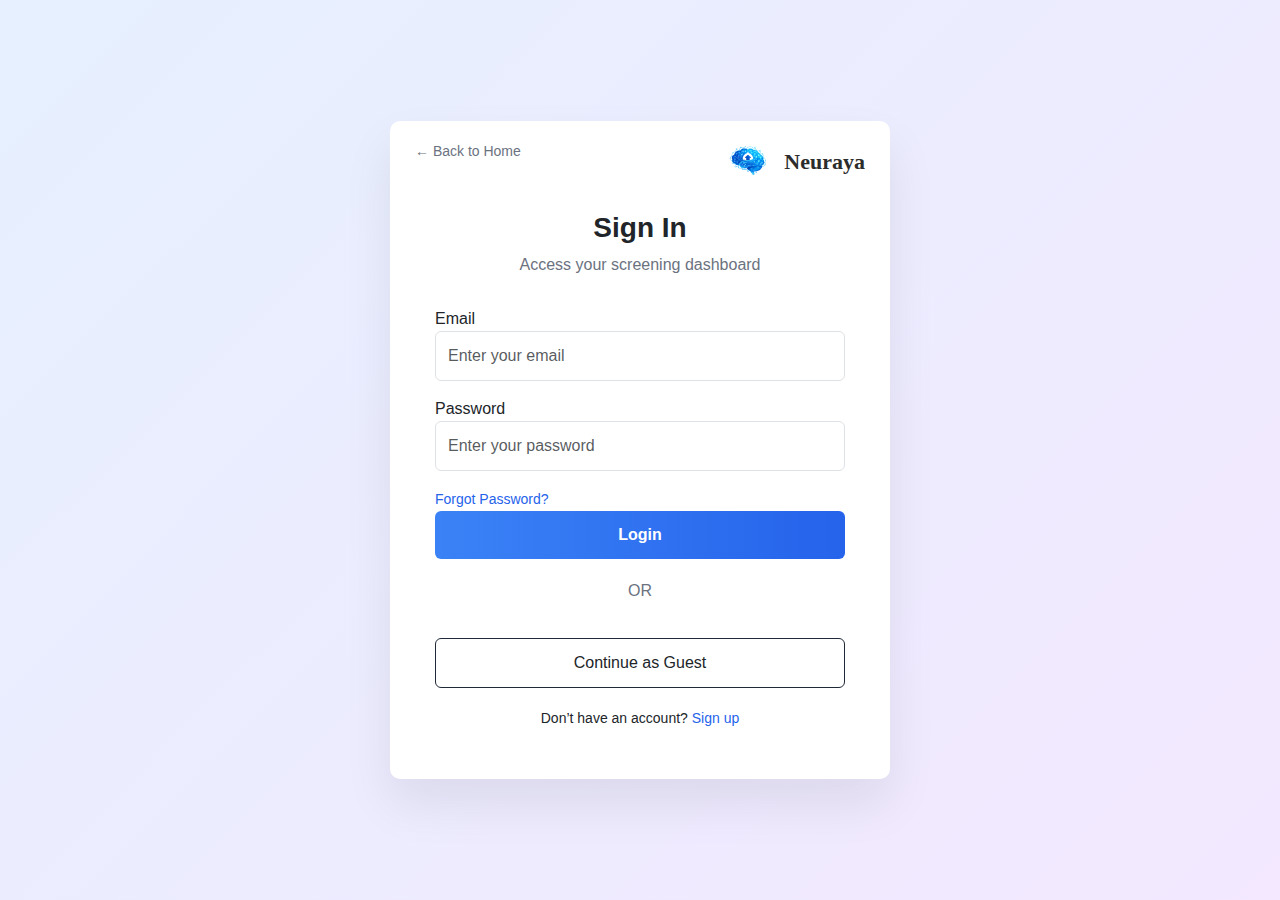
<file: Frontend/login.html>
<!DOCTYPE html>
<html lang="en">
<head>
<meta charset="UTF-8">
<title>Login | Neuraya</title>
<meta name="viewport" content="width=device-width, initial-scale=1">

<link href="https://cdn.jsdelivr.net/npm/bootstrap@5.3.2/dist/css/bootstrap.min.css" rel="stylesheet">

<style>

body {
    background: linear-gradient(135deg, #e6f0ff, #f3e8ff);
    font-family: 'Segoe UI', sans-serif;
    height: 100vh;
    display: flex;
    align-items: center;
    justify-content: center;
}

.login-container {
    background: #ffffff;
    width: 500px;
    padding: 50px 45px;
    border-radius: 10px; /* sharp edges */
    box-shadow: 0 25px 50px rgba(0,0,0,0.08);
    position: relative;
}

.brand-box {
    position: absolute;
    top: 20px;
    right: 25px;
    font-weight: 700;
    font-size: 22px;
    display: flex;
    align-items: center;
}

.brand-box span {
    margin-left: 6px;
}

.logo-img {
    height: 40px;
    width: auto;
    object-fit: contain;
}

.brand-text {
    font-weight: 600;
    font-size: 22px;
    font-family: 'Allura', cursive;
    color: #2c2c2c;
}

.back-home {
    position: absolute;
    top: 20px;
    left: 25px;
    font-size: 14px;
    text-decoration: none;
    color: #6b7280;
}

.back-home:hover {
    color: #2563eb;
}

.login-title {
    font-weight: 700;
    margin-top: 40px;
}

.subtitle {
    color: #6b7280;
    margin-bottom: 30px;
}

.form-control {
    padding: 12px;
    border-radius: 6px;
}

.login-btn {
    background: linear-gradient(90deg, #3b82f6, #2563eb);
    border: none;
    padding: 12px;
    border-radius: 6px;
    font-weight: 600;
    color: white;
}

.login-btn:hover {
    opacity: 0.9;
}

.google-btn {
    border: 1px solid #ddd;
    padding: 12px;
    border-radius: 6px;
    background: white;
    font-weight: 500;
    display: flex;
    align-items: center;
    justify-content: center;
}

.google-btn img {
    width: 18px;
    margin-right: 10px;
}

.divider {
    text-align: center;
    margin: 20px 0;
    position: relative;
}

.divider:before {
    content: "";
    position: absolute;
    top: 50%;
    left: 0;
    width: 100%;
    height: 1px;
    background: #e5e7eb;
    z-index: -1;
}

.divider span {
    background: white;
    padding: 0 15px;
    color: #6b7280;
}

.bottom-links {
    text-align: center;
    margin-top: 20px;
    font-size: 14px;
}

.guest-btn {
    border: 1px solid #1f2937;
    padding: 12px;
    border-radius: 6px;
    background: white;
    font-weight: 500;
    margin-top: 15px;
}

.error-msg {
    font-size: 14px;
    margin-top: 8px;
}

</style>
</head>

<body>

<div class="login-container">

    <!-- Back -->
    <a href="index.html" class="back-home">← Back to Home</a>

    <!-- Brand  (me-2)-->
    <div class="brand-box">
        <img src="image/logo.png" class="logo-img">
                
            <span class="brand-text">Neuraya</span>
    </div>
    
    <!-- Sign In -->
    <h3 class="login-title text-center">Sign In</h3>
    <p class="subtitle text-center">Access your screening dashboard</p>

    <form onsubmit="loginUser(); return false;">

        <div class="mb-3">
            <label>Email</label>
            <input type="text" id="username" class="form-control" placeholder="Enter your email">
        </div>

        <div class="mb-3">
            <label>Password</label>
            
            <input type="password" id="password" class="form-control" placeholder="Enter your password">
            <div id="errorMsg" class="text-danger error-msg"></div>
        </div>
        <a href="forgotpassword.html" style="font-size:14px; text-decoration:none; color:#2563eb;">
            Forgot Password?
        </a>

        <button type="submit" class="btn login-btn w-100">
          Login
        </button>
    </form>

    <div class="divider">
        <span>OR</span>
    </div>

    <!-- Google -->
    <!-- <button class="btn google-btn w-100">
        <img src="https://cdn-icons-png.flaticon.com/512/2991/2991148.png">
        Continue with Google
    </button> -->

    <!-- Guest -->
    <button onclick="continueGuest()" class="btn guest-btn w-100">
        Continue as Guest
    </button>

    <!-- Signup -->
    <div class="bottom-links">
        Don’t have an account?
        <a href="signup.html" style="color:#2563eb; text-decoration:none;">Sign up</a>
    </div>

</div>

<script src="script.js"></script>
</body>
</html>
</file>
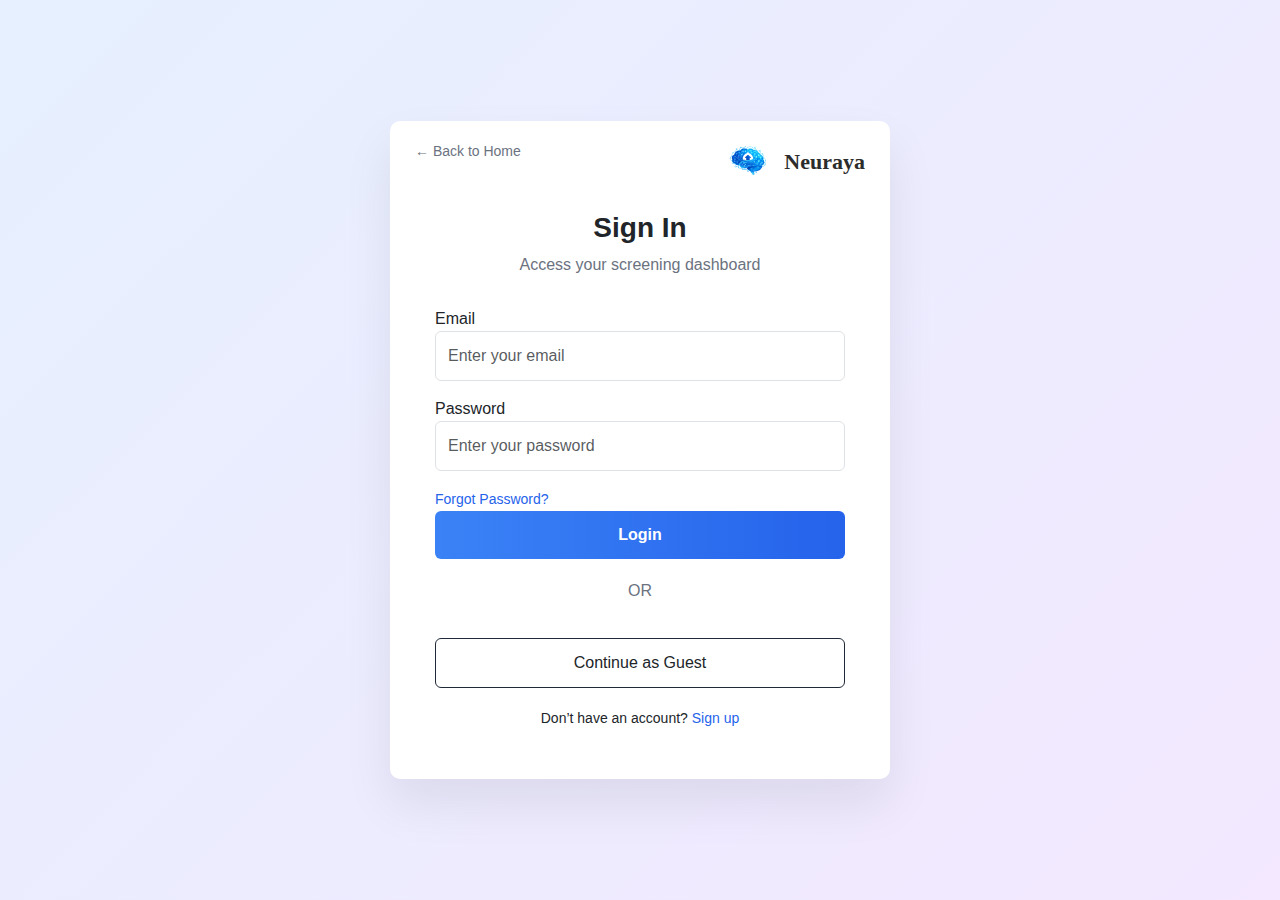
<file: Frontend/report.html>
<!DOCTYPE html>
<html lang="en">
<head>
<meta charset="UTF-8">
<meta name="viewport" content="width=device-width, initial-scale=1.0">
<title>Neuraya Screening Report</title>

<link href="https://cdn.jsdelivr.net/npm/bootstrap@5.3.2/dist/css/bootstrap.min.css" rel="stylesheet">

<style>
body{
    background: linear-gradient(to bottom right,#eef2ff,#f8f9fc);
    font-family: 'Segoe UI', sans-serif;
}

/* Header */
.top-brand{
    position:absolute;
    top:30px;
    right:40px;
    font-weight:600;
    font-size:18px;
    color:#4a6cf7;
}

/* Main Card */
.report-card{
    background:white;
    border-radius:24px;
    padding:40px;
    box-shadow:0 15px 40px rgba(0,0,0,0.08);
}

/* Title Box */
.title-box{
    background:#2563eb; /* Blue */
    border-radius:20px;
    padding:25px;
    display:flex;
    align-items:center;
    gap:15px;
    margin-bottom:30px;
    color:white; /* Makes text white */
}

.title-box h2{
    font-weight:700;
    margin:0;
    color:white;
}

.big-icon{
    font-size:36px;
    color:white; /* Makes icon white */
}

/* Probability */
.probability-box{
    text-align:center;
}

.probability-value{
    font-size:60px;
    font-weight:800;
}

/* Brand */
.top-brand {
    display: flex;
    align-items: center;
    font-weight: 700;
    font-size: 22px;
    font-family: 'Allura', cursive;
    color: black;
}

.logo-img {
    height: 35px;
    width: auto;
}

/* MAIN CONTENT */
.report-content {
  display: flex;
  justify-content: space-between;
  gap: 50px;
  margin-bottom: 40px;
}

/* CHILD PROFILE */
.child-profile-card {
  width: 300px;
  background: white;
  padding: 25px;
  border-radius: 14px;
  box-shadow: 0 4px 15px rgba(0,0,0,0.05);
}

.child-info-title{
    font-weight:700;
    margin-bottom:15px;
    text-align: center;
}

.profile-image {
  text-align: center;
  margin-bottom: 20px;
}

.profile-image img {
    width: 120px;       
    height: 120px;
    border-radius: 50%;
    object-fit: cover;   
    display: block;
    margin: 0 auto;     
}

.child-detail-box{
    background:#ffffff;
    padding:10px 15px;
    border-radius:10px;
    margin-bottom:10px;
    text-align:left; 
    box-shadow:0 2px 6px rgba(0,0,0,0.05);
}

.child-detail-box strong{
    display:block;
    font-size:13px;
    color:#6c757d;
}

.child-detail-box span{
    font-weight:600;
}

/* PROBABILITY */
.probability-section {
  text-align: center;
  flex: 1;
  align-self: center;
}

.probability {
  font-size: 80px;
  font-weight: 700;
  margin: 0;
}

/* RESULT SUMMARY */
.result-summary-box {
  background: white;
  padding: 30px;
  border-radius: 14px;
  box-shadow: 0 4px 15px rgba(0,0,0,0.05);
}

.result-summary-box h3 {
  margin-bottom: 20px;
  font-size: 20px;
}

.right-main-box{
    background:white;
    border-radius:18px;
    padding:30px;
    box-shadow:0 10px 30px rgba(0,0,0,0.06);
}

/* Section Boxes */
.section-box-item{
    background:#f8f9ff;
    padding:12px 15px;
    border-radius:10px;
    margin-bottom:12px;
    box-shadow:0 2px 6px rgba(0,0,0,0.05);
}

.section-box-item strong{
    font-size:14px;
}

.section-box-item span{
    float:right;
    font-weight:600;
}

/* Support Message */
.support-message-box{
    background:#f8f9ff;
    padding:20px;
    border-radius:12px;
    margin-top:20px;
    box-shadow:0 4px 10px rgba(0,0,0,0.05);
    font-size:14px;
    line-height:1.6;
}

.support-message-box ul{
    padding-left:18px;
    margin-top:8px;
    margin-bottom:15px;
}

.support-message-box li{
    margin-bottom:6px;
}

/* Dashboard Button */
.btn-dashboard{
    display:inline-block;
    padding:10px 22px;
    background:#2563eb;
    color:white;
    border-radius:8px;
    text-decoration:none;
    font-weight:600;
    transition:0.3s ease;
}

.btn-dashboard:hover{
    background:#1e4fd8;
    color:white;
    transform:translateY(-2px);
    box-shadow:0 6px 14px rgba(37,99,235,0.25);
}

</style>
</head>
<body>

<div class="top-brand">
  <img src="image/logo.png" class="logo-img">&nbsp;Neuraya
</div>

<div class="container mt-5 pt-5">

<div class="report-card">

    <!-- Title -->
    <div class="title-box">
        <div class="big-icon">🗒️</div>
        <h2>Neuraya Screening Report</h2>
    </div>

    <div class="row">

        <!-- Child Profile -->
        <div class="col-md-4">
    <div class="child-profile">

        <h5 class="child-info-title">Child Information</h5>

        <div class="profile-image">
            <img src="image/profile.png" alt="Child Profile">
        </div>

        <div class="child-detail-box">
            <strong>Child Name</strong>
            <span id="childName">Arjun</span>
        </div>

        <div class="child-detail-box">
            <strong>DOB</strong>
            <span id="childDOB">12-06-2022</span>
        </div>

        <div class="child-detail-box">
            <strong>No. of Screenings</strong>
            <span id="screenCount">1</span>
        </div>

    </div>
</div>

        <!-- Probability + Summary -->
        <div class="col-md-8">
           <div class="right-main-box">

            <div class="probability-box">
                <div id="probabilityValue" class="probability-value">--%</div>
                <p>Estimated Autism Probability</p>
            </div>

            <div class="summary-box">
                <h4 class="summary-title">Result Summary</h4>
                <div id="sectionBreakdown"></div>
                <div id="zoneMessage" class="zone-message"></div>
                <div class="support-message-box">
    <p><strong>Please don't panic</strong> — you're already taking the most important step by noticing early.</p>

    <p>Many children showing these signs thrive beautifully with proper support.</p>

    <p><strong>Immediate recommended actions:</strong></p>
    <ul>
        <li>Contact your pediatrician TODAY for comprehensive developmental assessment</li>
        <li>Speech Therapy Evaluation - Essential for communication development</li>
        <li>Occupational Therapy - Addresses sensory processing and motor skills</li>
        <li>Behavioral Assessment - Early intervention yields best outcomes</li>
    </ul>

    <p>You're not alone — thousands of parents walk this path successfully. Early action creates beautiful outcomes. 
      This screening suggests monitoring. A qualified healthcare professional provides comprehensive evaluation. 
      Many children with these early signs blossom wonderfully with the right support!</p>
</div>
            </div>

            </div>
          </div>
        </div>

        <div class="text-center mt-4">
    <a href="dashboard.html" class="btn-dashboard">
        ← Back to Dashboard
    </a>
</div>
</div>
</div>

<script src="script.js"></script>
<script>
document.addEventListener("DOMContentLoaded", async function () {

    try {

        const response = await fetch(`${BASE_URL}/tests/latest`, {
            method: "GET",
            headers: {
                "Authorization": `Bearer ${localStorage.getItem("token")}`
            }
        });

        if (!response.ok) {
            alert("Failed to load report.");
            return;
        }

        const data = await response.json();

        let probability = data.probability;
        let sectionScores = data.section_breakdown;

        // Set Probability
        document.getElementById("probabilityValue").innerText = probability + "%";

        // Color Coding
        let color;
        if (probability <= 25) {
            color = "green";
        }
        else if (probability <= 50) {
            color = "#eab308";
        }
        else if (probability <= 75) {
            color = "orange";
        }
        else {
            color = "red";
        }

        document.getElementById("probabilityValue").style.color = color;

        // Section Breakdown
        let breakdownHTML = "";
        for (let section in sectionScores) {
            breakdownHTML += `<p><strong>${section}:</strong> ${sectionScores[section]}%</p>`;
        }
        document.getElementById("sectionBreakdown").innerHTML = breakdownHTML;

        // ZONE MESSAGE LOGIC
        let zoneText = "";

        if (probability <= 25) {
            zoneText = `
            🟢 <strong>Low Risk (0-25%)</strong><br><br>
            Your child shows strong developmental patterns typically seen in children.<br>
            • No autism concerns flagged at this time.<br>
            • Keep nurturing play, reading, and family time.<br>
            • Trust your parental instincts.<br><br>
            <em>This is an awareness tool only.</em>
            `;
        }
        else if (probability <= 50) {
            zoneText = `
            🟡 <strong>Mild Risk (25-50%)</strong><br><br>
            Some developmental patterns were observed that may benefit from gentle monitoring.<br>
            • Minimal patterns sometimes appear in young children.<br>
            • Continue pediatric visits and monitor gently.<br><br>
            <em>This is an awareness tool only.</em>
            `;
        }
        else if (probability <= 75) {
            zoneText = `
            🟠 <strong>Moderate Risk (50-75%)</strong><br><br>
            Several developmental patterns commonly appear in children on the spectrum.<br><br>
            Recommended:<br>
            • Schedule developmental screening.<br>
            • Consider speech & occupational consultation.<br>
            • Monitor consistently.<br><br>
            <em>This is an awareness tool only.</em>
            `;
        }
        else {
            zoneText = `
            🔴 <strong>High Risk (75-100%)</strong><br><br>
            Multiple significant developmental patterns identified.<br><br>
            Immediate Actions:<br>
            • Contact pediatrician today<br>
            • Speech Therapy Evaluation<br>
            • Occupational Therapy<br>
            • Behavioral Assessment<br>
            Early support creates beautiful outcomes.<br><br>
            <em>This is an awareness tool only.</em>
            `;
        }

        document.getElementById("zoneMessage").innerHTML = zoneText;

    } catch (error) {
        alert("Server error while loading report.");
    }

});
</script>

</body>
</html>
</file>
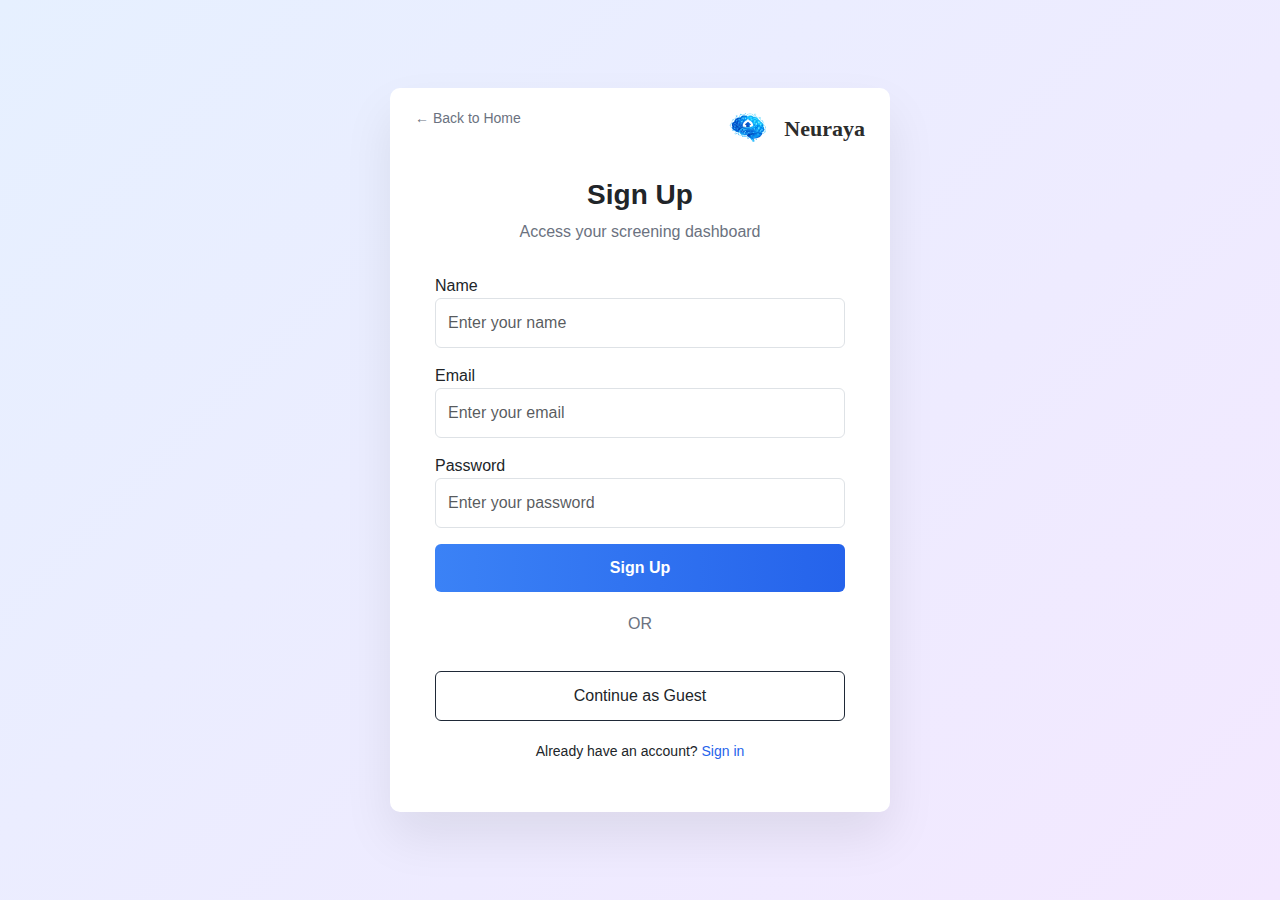
<file: Frontend/signup.html>
<!DOCTYPE html>
<html lang="en">
<head>
    <meta charset="UTF-8">
    <meta name="viewport" content="width=device-width, initial-scale=1.0">
    <title>Signup | Neuraya</title>
</head>
<link href="https://cdn.jsdelivr.net/npm/bootstrap@5.3.2/dist/css/bootstrap.min.css" rel="stylesheet">

<style>

body {
    background: linear-gradient(135deg, #e6f0ff, #f3e8ff);
    font-family: 'Segoe UI', sans-serif;
    height: 100vh;
    display: flex;
    align-items: center;
    justify-content: center;
}

.login-container {
    background: #ffffff;
    width: 500px;
    padding: 50px 45px;
    border-radius: 10px; /* sharp edges */
    box-shadow: 0 25px 50px rgba(0,0,0,0.08);
    position: relative;
}

.brand-box {
    position: absolute;
    top: 20px;
    right: 25px;
    font-weight: 700;
    font-size: 22px;
    display: flex;
    align-items: center;
}

.brand-box span {
    margin-left: 6px;
}

.logo-img {
    height: 40px;
    width: auto;
    object-fit: contain;
}

.brand-text {
    font-weight: 600;
    font-size: 22px;
    font-family: 'Allura', cursive;
    color: #2c2c2c;
}

.back-home {
    position: absolute;
    top: 20px;
    left: 25px;
    font-size: 14px;
    text-decoration: none;
    color: #6b7280;
}

.back-home:hover {
    color: #2563eb;
}

.login-title {
    font-weight: 700;
    margin-top: 40px;
}

.subtitle {
    color: #6b7280;
    margin-bottom: 30px;
}

.form-control {
    padding: 12px;
    border-radius: 6px;
}

.login-btn {
    background: linear-gradient(90deg, #3b82f6, #2563eb);
    border: none;
    padding: 12px;
    border-radius: 6px;
    font-weight: 600;
    color: white;
}

.login-btn:hover {
    opacity: 0.9;
}

.google-btn {
    border: 1px solid #ddd;
    padding: 12px;
    border-radius: 6px;
    background: white;
    font-weight: 500;
    display: flex;
    align-items: center;
    justify-content: center;
}

.google-btn img {
    width: 18px;
    margin-right: 10px;
}

.divider {
    text-align: center;
    margin: 20px 0;
    position: relative;
}

.divider:before {
    content: "";
    position: absolute;
    top: 50%;
    left: 0;
    width: 100%;
    height: 1px;
    background: #e5e7eb;
    z-index: -1;
}

.divider span {
    background: white;
    padding: 0 15px;
    color: #6b7280;
}

.bottom-links {
    text-align: center;
    margin-top: 20px;
    font-size: 14px;
}

.guest-btn {
    border: 1px solid #1f2937;
    padding: 12px;
    border-radius: 6px;
    background: white;
    font-weight: 500;
    margin-top: 15px;
}

.error-msg {
    font-size: 14px;
    margin-top: 8px;
}
</style>

<body>
    <div class="login-container">

    <!-- Back -->
    <a href="index.html" class="back-home">← Back to Home</a>

    <!-- Brand -->
    <div class="brand-box">
        <img src="image/logo.png" class="logo-img">
                
            <span class="brand-text">Neuraya</span>
    </div>
     
    <!-- Sign Up -->
    <h3 class="login-title text-center">Sign Up</h3>
    <p class="subtitle text-center">Access your screening dashboard</p>

    <form onsubmit="signupUser(); return false;">
        <div class="mb-3">
            <label>Name</label>
            <input type="text" id="username" class="form-control" placeholder="Enter your name">
        </div>

        <div class="mb-3">
            <label>Email</label>
            <input type="text" id="username" class="form-control" placeholder="Enter your email">
        </div>

        <div class="mb-3">
            <label>Password</label>
            
            <input type="password" id="password" class="form-control" placeholder="Enter your password">
            <div id="errorMsg" class="text-danger error-msg"></div>
        </div>

        <button type="submit" class="btn login-btn w-100">
          Sign Up
        </button>
    </form>

    <div class="divider">
        <span>OR</span>
    </div>

    <!-- Google -->
    <!-- <button class="btn google-btn w-100">
        <img src="https://cdn-icons-png.flaticon.com/512/2991/2991148.png">
        Continue with Google
    </button> -->

    <!-- Guest -->
    <button onclick="continueGuest()" class="btn guest-btn w-100">
        Continue as Guest
    </button>

    <!-- Signup -->
    <div class="bottom-links">
        Already have an account?
        <a href="login.html" style="color:#2563eb; text-decoration:none;">Sign in</a>
    </div>

</div>
</body>
</html>
</file>
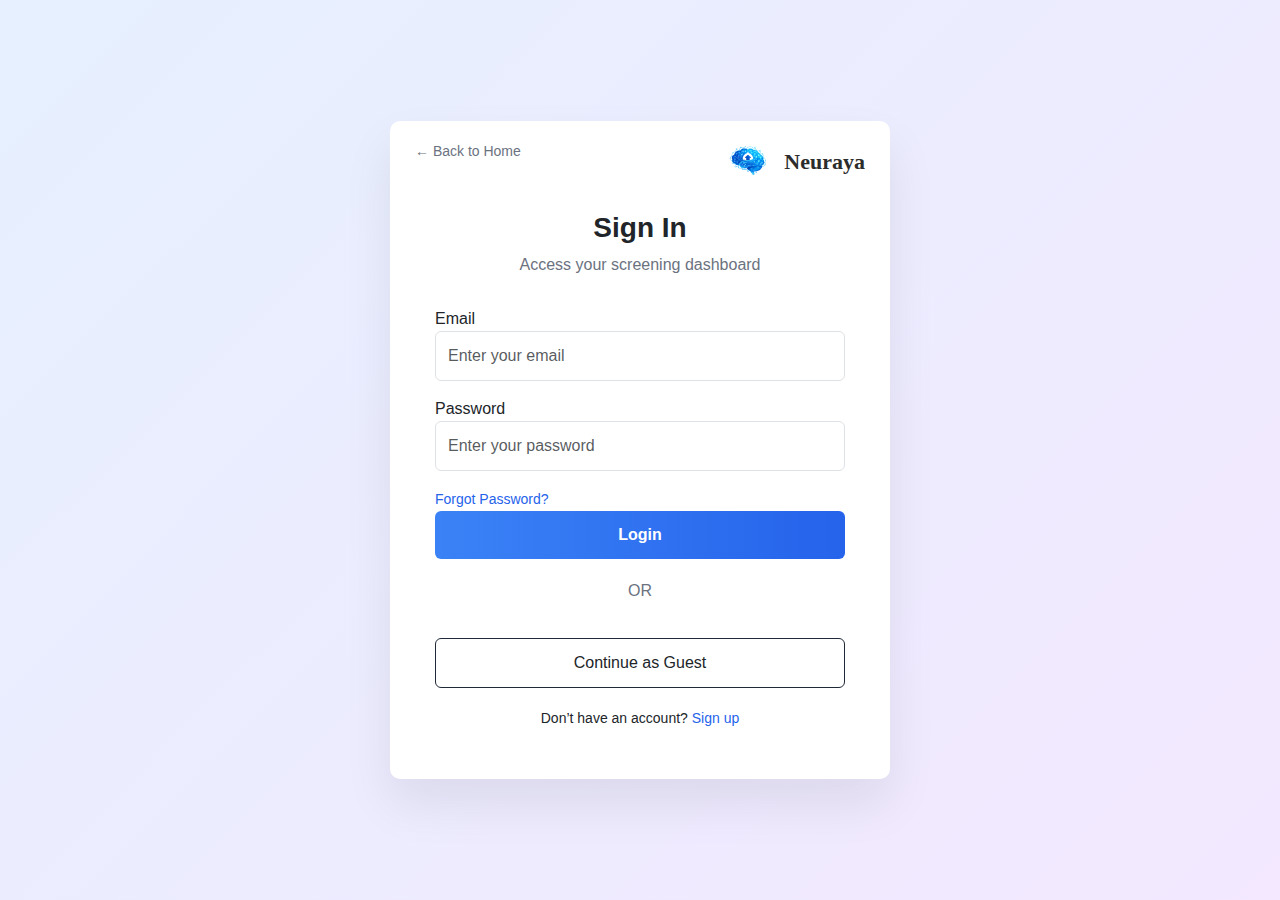
<file: Frontend/test.html>
<!DOCTYPE html>
<html lang="en">
<head>
<meta charset="UTF-8">
<meta name="viewport" content="width=device-width, initial-scale=1.0">
<title>Neuraya - Screening Test</title>

<link href="https://cdn.jsdelivr.net/npm/bootstrap@5.3.2/dist/css/bootstrap.min.css" rel="stylesheet">

<style>
body {
    background: linear-gradient(to bottom right, #e9f0ff, #f8f5ff);
    font-family: 'Segoe UI', sans-serif;
}

.test-card {
    background: white;
    border-radius: 20px;
    padding: 40px;
    box-shadow: 0 10px 30px rgba(0,0,0,0.08);
}

.section-title {
    font-size: 34px;
    font-weight: 700;
    color: #24324a;
}

.question-title {
    font-size: 24px;
    font-weight: 600;
    color: #2b54f7;
}

.question-description {
    font-size: 16px;
    color: #555;
    line-height: 1.6;
}
.option-box {
    border: 1px solid #ddd;
    padding: 14px 16px;
    border-radius: 12px;
    margin-bottom: 12px;
    cursor: pointer;
    transition: 0.2s ease;
}

.option-box:hover {
    background-color: #f0f4ff;
    border-color: #4a6cf7;
}

.option-selected {
    background-color: #4a6cf7;
    color: white;
    border-color: #4a6cf7;
}

.progress {
    height: 8px;
}

/* POPUP */
/* DARK OVERLAY */
.popup-overlay {
    position: fixed;
    inset: 0;
    background: rgba(0,0,0,0.5);
    opacity: 0;
    pointer-events: none;
    transition: 0.3s ease;
    z-index: 999;
}

/* POPUP CARD */
.fact-popup {
    position: fixed;
    top: 0;
    left: 50%;
    transform: translate(-50%, -120%);
    width: 650px;
    max-width: 90%; 
    padding: 35px;
    background: white;
    padding: 25px;
    border-radius: 18px;
    box-shadow: 0 20px 40px rgba(0,0,0,0.15);
    text-align: center;
    transition: 0.4s ease;
    z-index: 1000;
}

/* SHOW STATE */
.popup-overlay.show {
    opacity: 1;
    pointer-events: auto;
}

.fact-popup.show {
    transform: translate(-50%, 60px);
}

/* POPUP CONTENT */
.popup-image {
    width: 100%;
    height: 450px;         
    object-fit: cover; 
    border-radius: 16px;
    margin-bottom: 25px;
}

.popup-title {
    font-weight: 700;
    margin-bottom: 10px;
}

.popup-text {
    font-size: 15px;
    color: #555;
}

</style>
</head>
<body>

<div class="container mt-5">

    <!-- Top Info -->
    <div class="d-flex justify-content-between mb-2">
        <div>
            <h6 id="sectionLabel"></h6>
            <small id="sectionTitle" class="text-muted"></small>
        </div>
        <h6 id="questionLabel"></h6>
    </div>

    <div class="progress mb-4">
        <div id="progressBar" class="progress-bar bg-success" style="width:0%"></div>
    </div>

    <div class="test-card">

    <h2 id="bigSectionTitle" class="section-title"></h2>
    <h4 id="questionTitle" class="question-title mt-3"></h4>
    <p id="questionDescription" class="question-description mt-3"></p>

    <!-- MCQ Options -->
    <div id="optionsContainer" class="mt-4"></div>

    <!-- TEXT QUESTION (NOW INSIDE CARD ✅) -->
    <div id="textQuestionContainer" class="d-none mt-4">
        <textarea id="textAnswer"
                  class="form-control custom-textarea"
                  placeholder="Type your answer here..."></textarea>
    </div>

    <!-- Buttons -->
    <div class="d-flex justify-content-between mt-4">
        <button class="btn btn-outline-secondary" onclick="prevQuestion()">← Previous</button>
        <button id="nextBtn" class="btn btn-primary px-4" onclick="nextQuestion()">Next →</button>
    </div>

</div>

<!-- Dark Overlay -->
<div id="popupOverlay" class="popup-overlay"></div>

<!-- Section Fact Popup -->
<div id="factPopup" class="fact-popup">

    <img id="popupImage" class="popup-image" src="" alt="Fact Image">

    <h4 id="popupTitle" class="popup-title"></h4>

    <p id="popupText" class="popup-text"></p>

    <button class="btn btn-primary px-4 mt-3"
            onclick="continueAfterPopup()">
        Continue →
    </button>

</div>
<script src="script.js"></script>
<script src="test.js"></script>
</body>
</html>
</file>
